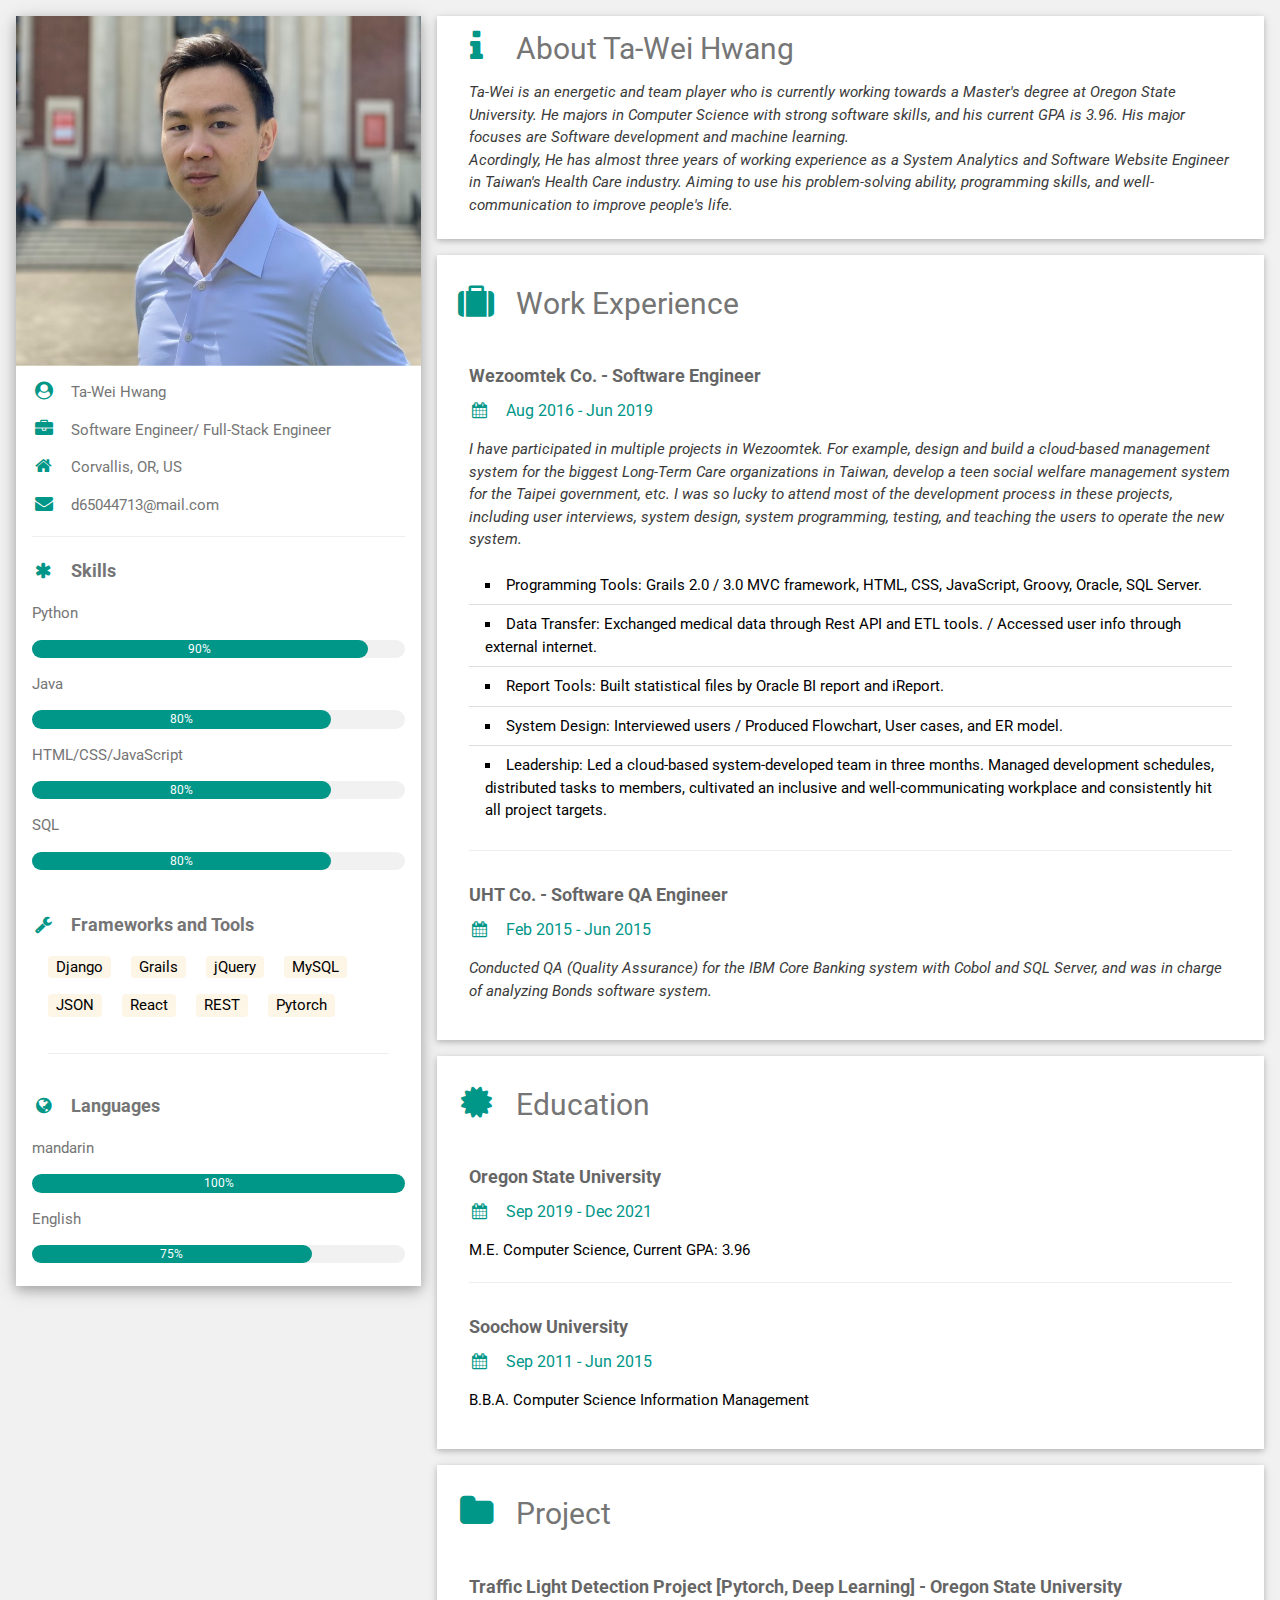
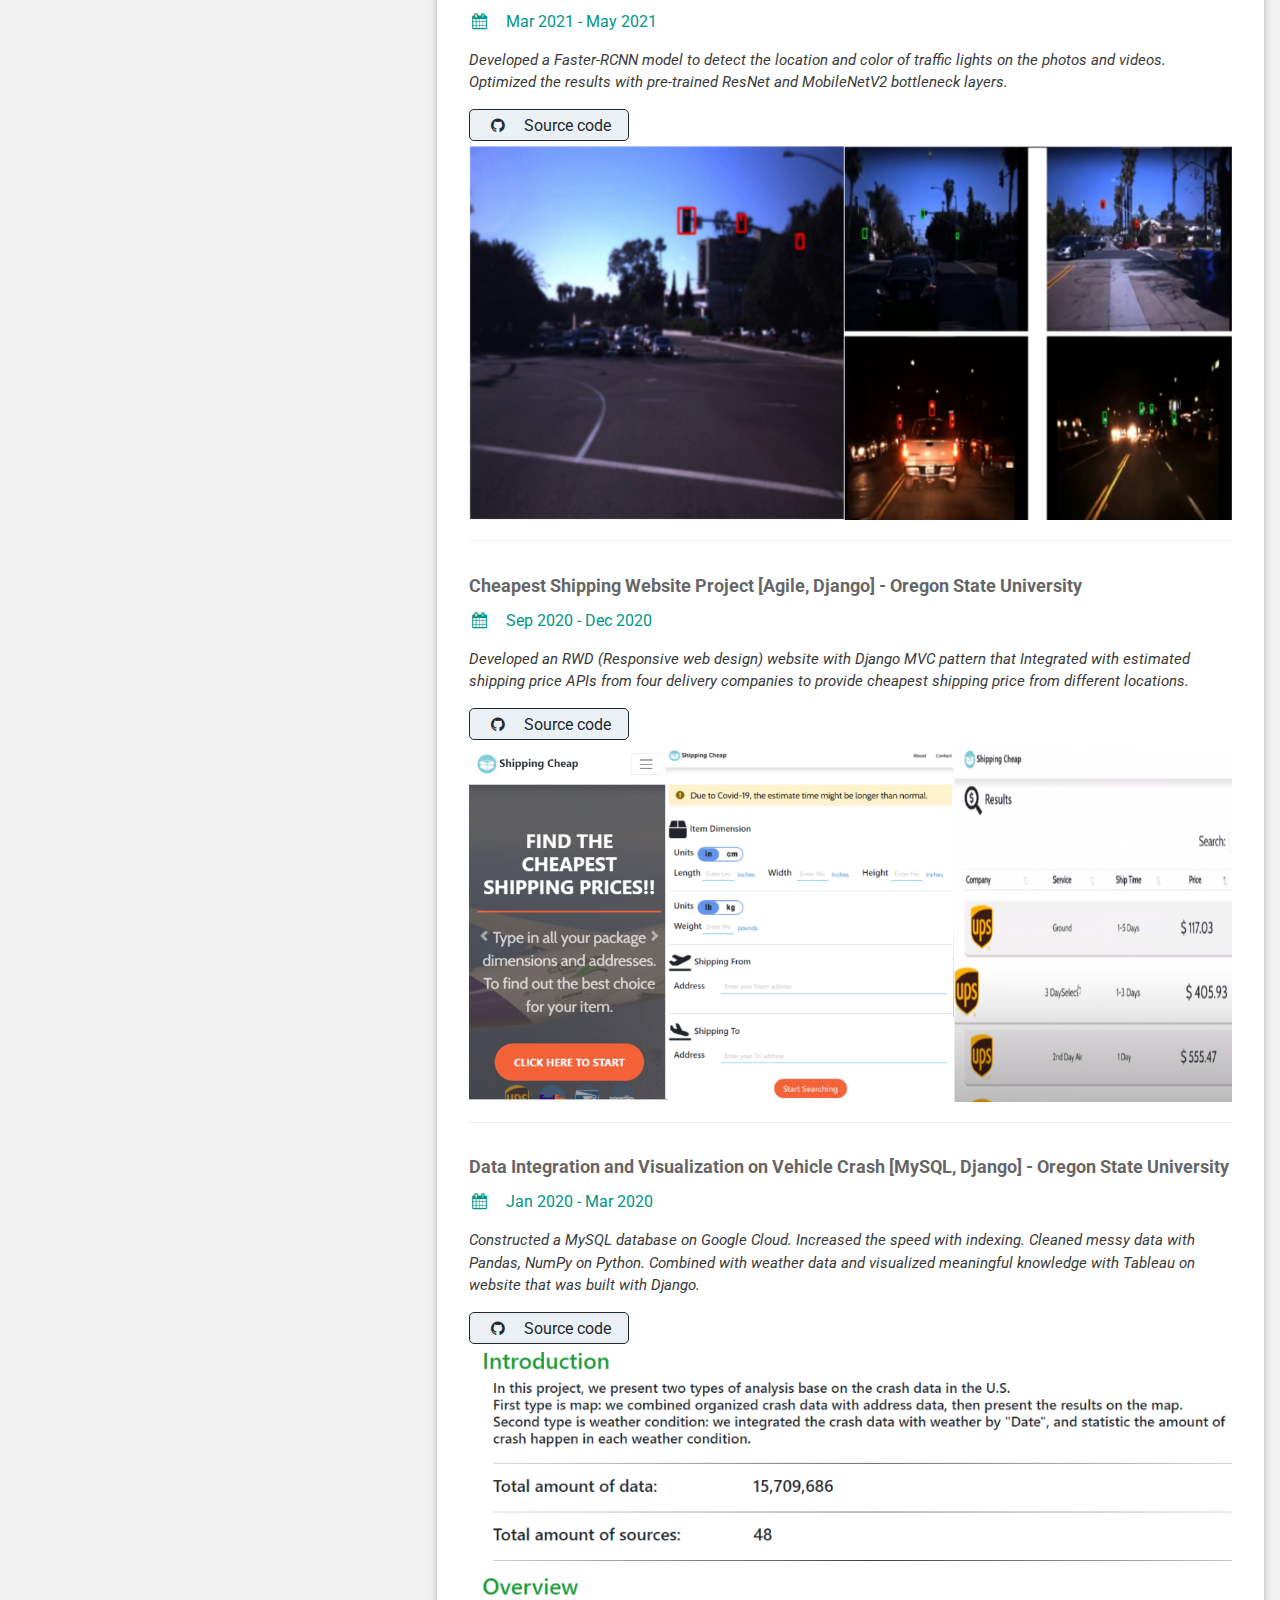
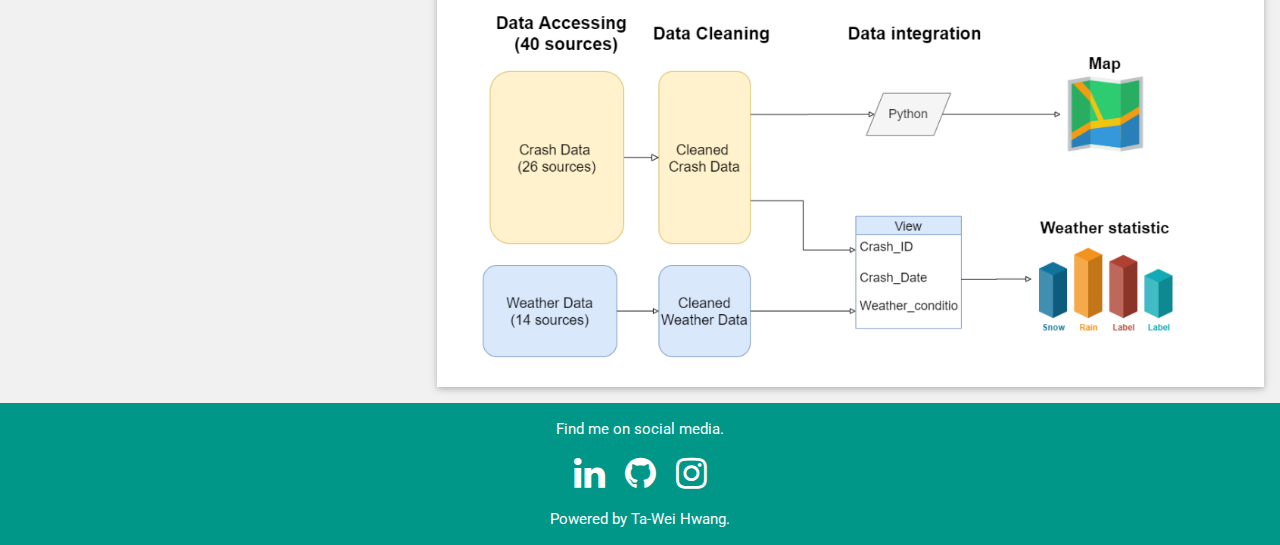
<file: index.html>
<!DOCTYPE html>
<html>
<title>Ta-Wei Hwang's Website</title>
<meta charset="UTF-8">
<meta name="viewport" content="width=device-width, initial-scale=1">
<link rel="stylesheet" href="https://www.w3schools.com/w3css/4/w3.css">
<link rel='stylesheet' href='https://fonts.googleapis.com/css?family=Roboto'>
<link rel="stylesheet" href="https://cdnjs.cloudflare.com/ajax/libs/font-awesome/4.7.0/css/font-awesome.min.css">
<link rel="stylesheet" href="button.css">
<style>
html,body,h1,h2,h3,h4,h5,h6 {font-family: "Roboto", sans-serif}
</style>
<body class="w3-light-grey">

<!-- Page Container -->
<div class="w3-content w3-margin-top" style="max-width:1400px;">

  <!-- The Grid -->
  <div class="w3-row-padding">
  
    <!-- Left Column -->
    <div class="w3-third">
    
      <div class="w3-white w3-text-grey w3-card-4">
        <div class="w3-display-container">
          <img src="src/Ta-Wei Hwang.jpg" style="width:100%; height: 350px;" alt="Avatar">
          <!-- <div class="w3-display-bottomright w3-container w3-text-dark-grey"> -->
            <!-- <h2>Ta-Wei Hwang</h2> -->
          <!-- </div> -->
        </div>
        <div class="w3-container">
          
          <p><i class="fa fa-user-circle fa-fw w3-margin-right w3-large w3-text-teal"></i>Ta-Wei Hwang</p>
          <p><i class="fa fa-briefcase fa-fw w3-margin-right w3-large w3-text-teal"></i>Software Engineer/ Full-Stack Engineer</p>
          <p><i class="fa fa-home fa-fw w3-margin-right w3-large w3-text-teal"></i>Corvallis, OR, US</p>
          <p><i class="fa fa-envelope fa-fw w3-margin-right w3-large w3-text-teal"></i>d65044713@mail.com</p>
          
          <hr>

          <p class="w3-large"><b><i class="fa fa-asterisk fa-fw w3-margin-right w3-text-teal"></i>Skills</b></p>
          <p>Python</p>
          <div class="w3-light-grey w3-round-xlarge w3-small">
            <div class="w3-container w3-center w3-round-xlarge w3-teal" style="width:90%">90%</div>
          </div>
          <p>Java</p>
          <div class="w3-light-grey w3-round-xlarge w3-small">
            <div class="w3-container w3-center w3-round-xlarge w3-teal" style="width:80%">
              <div class="w3-center w3-text-white">80%</div>
            </div>
          </div>
          <p>HTML/CSS/JavaScript</p>
          <div class="w3-light-grey w3-round-xlarge w3-small">
            <div class="w3-container w3-center w3-round-xlarge w3-teal" style="width:80%">80%</div>
          </div>
          <p>SQL</p>
          <div class="w3-light-grey w3-round-xlarge w3-small">
            <div class="w3-container w3-center w3-round-xlarge w3-teal" style="width:80%">80%</div>
          </div>
          <br>
          
          <p class="w3-large"><b><i class="fa fa-wrench fa-fw w3-margin-right w3-text-teal"></i>Frameworks and Tools</b></p>
          <div class="w3-container">
            <span class="w3-tag w3-sand w3-round w3-margin-right w3-margin-bottom">Django</span>
            <span class="w3-tag w3-sand w3-round w3-margin-right w3-margin-bottom">Grails</span>
            <span class="w3-tag w3-sand w3-round w3-margin-right w3-margin-bottom">jQuery</span>
            <span class="w3-tag w3-sand w3-round w3-margin-right w3-margin-bottom">MySQL</span>
            <span class="w3-tag w3-sand w3-round w3-margin-right w3-margin-bottom">JSON</span>
            <span class="w3-tag w3-sand w3-round w3-margin-right w3-margin-bottom">React</span>
            <span class="w3-tag w3-sand w3-round w3-margin-right w3-margin-bottom">REST</span>
            <span class="w3-tag w3-sand w3-round w3-margin-right w3-margin-bottom">Pytorch</span>
            <hr>
          </div>

          <p class="w3-large w3-text-theme"><b><i class="fa fa-globe fa-fw w3-margin-right w3-text-teal"></i>Languages</b></p>
          <p>mandarin</p>
          <div class="w3-light-grey w3-round-xlarge w3-small">
            <div class="w3-container w3-center w3-round-xlarge w3-teal" style="width:100%">100%</div>
          </div>
          <p>English</p>
          <div class="w3-light-grey w3-round-xlarge w3-small">
            <div class="w3-container w3-center w3-round-xlarge w3-teal" style="width:75%">75%</div>
          </div>
          <br>
        </div>
      </div><br>

    <!-- End Left Column -->
    </div>

    <!-- Right Column -->
    <div class="w3-twothird">

        <div class="w3-container w3-card w3-white w3-margin-bottom">
            <h2 class="w3-text-grey"><i class="fa fa-info fa-fw w3-margin-right w3-xxlarge w3-text-teal"></i>About Ta-Wei Hwang</h2>
            <div class="w3-container">
              <p class="w3-medium w3-text-teal w3-text-dark-grey" style="margin: 0%; font-style: italic;">Ta-Wei is an energetic and team player who is currently working towards a Master's degree at Oregon State University. He majors in Computer Science with strong software skills, and his current GPA is 3.96. His major focuses are Software development and machine learning. 
            </br>Acordingly, He has almost three years of working experience as a System Analytics and Software Website Engineer in Taiwan's Health Care industry. Aiming to use his problem-solving ability, programming skills, and well-communication to improve people's life.</p>
            <br>
            </div>
        </div>
    
      <div class="w3-container w3-card w3-white w3-margin-bottom">       
        <h2 class="w3-text-grey w3-padding-16"><i class="fa fa-suitcase fa-fw w3-margin-right w3-xxlarge w3-text-teal"></i>Work Experience</h2>
        <div class="w3-container">
          <h5 class="w3-opacity"><b>Wezoomtek Co. - Software Engineer</b></h5>
          <h6 class="w3-text-teal"><i class="fa fa-calendar fa-fw w3-margin-right"></i>Aug 2016 - Jun 2019</h6>
          <p class="w3-medium w3-text-teal w3-text-dark-grey" style="font-style: italic;">I have participated in multiple projects in Wezoomtek. For example, design and build a cloud-based management system for the biggest Long-Term Care organizations in Taiwan, develop a teen social welfare management system for the Taipei government, etc. I was so lucky to attend most of the development process in these projects, including user interviews, system design, system programming, testing, and teaching the users to operate the new system.</p>
          <ul class="w3-ul" style="list-style: square inside;">
            <li>Programming Tools: Grails 2.0 / 3.0 MVC framework,  HTML, CSS, JavaScript, Groovy, Oracle, SQL Server.</li>
            <li>Data Transfer: Exchanged medical data through Rest API and ETL tools. / Accessed user info through external internet.</li>
            <li>Report Tools: Built statistical files by Oracle BI report and iReport.</li>
            <li>System Design: Interviewed users / Produced Flowchart, User cases, and ER model.</li>
            <li>Leadership: Led a cloud-based system-developed team in three months. Managed development schedules, distributed tasks to members, cultivated an inclusive and well-communicating workplace and consistently hit all project targets.</li>
          </ul>
          <hr>
        </div>
        <div class="w3-container">
          <h5 class="w3-opacity"><b>UHT Co. - Software QA Engineer</b></h5>
          <h6 class="w3-text-teal"><i class="fa fa-calendar fa-fw w3-margin-right"></i>Feb 2015 - Jun 2015</h6>
          <p class="w3-medium w3-text-teal w3-text-dark-grey" style="font-style: italic;">Conducted QA (Quality Assurance) for the IBM Core Banking system with Cobol and SQL Server, and was in charge of analyzing Bonds software system.</p>
        </br>
        </div>
      </div>

      <div class="w3-container w3-card w3-white w3-margin-bottom">
        <h2 class="w3-text-grey w3-padding-16"><i class="fa fa-certificate fa-fw w3-margin-right w3-xxlarge w3-text-teal"></i>Education</h2>
        <div class="w3-container">
          <h5 class="w3-opacity"><b>Oregon State University</b></h5>
          <h6 class="w3-text-teal"><i class="fa fa-calendar fa-fw w3-margin-right"></i>Sep 2019 - Dec 2021</h6>
          <p>M.E. Computer Science, Current GPA: 3.96</p>
          <hr>
        </div>
        <div class="w3-container">
          <h5 class="w3-opacity"><b>Soochow University</b></h5>
          <h6 class="w3-text-teal"><i class="fa fa-calendar fa-fw w3-margin-right"></i>Sep 2011 - Jun 2015</h6>
          <p>B.B.A. Computer Science Information Management</p>
          <br>
        </div>
      </div>

      <div class="w3-container w3-card w3-white">       
        <h2 class="w3-text-grey w3-padding-16"><i class="fa fa-folder fa-fw w3-margin-right w3-xxlarge w3-text-teal"></i>Project</h2>
        <div class="w3-container">
            <h5 class="w3-opacity"><b>Traffic Light Detection Project [Pytorch, Deep Learning] - Oregon State University</b></h5>
            <h6 class="w3-text-teal"><i class="fa fa-calendar fa-fw w3-margin-right"></i>Mar 2021 - May 2021</h6>
            <p class="w3-medium w3-text-teal w3-text-dark-grey" style="font-style: italic;">Developed a Faster-RCNN model to detect the location and color of traffic lights on the photos and videos. Optimized the results with pre-trained ResNet and MobileNetV2 bottleneck layers.</p>
            <a class="button" href="https://github.com/david820505/Faster-RCNN" target="_blank"><i class="fa fa-github fa-fw w3-margin-right"></i>Source code</a>
            <img src="src/TrafficLight.png" style="width:100%;" alt="Traffic Light Detection">
            <hr>
          </div>
        <div class="w3-container">
          <h5 class="w3-opacity"><b>Cheapest Shipping Website Project [Agile, Django] - Oregon State University</b></h5>
          <h6 class="w3-text-teal"><i class="fa fa-calendar fa-fw w3-margin-right"></i>Sep 2020 - Dec 2020</h6>
          <p class="w3-medium w3-text-teal w3-text-dark-grey" style="font-style: italic;">Developed an RWD (Responsive web design) website with Django MVC pattern that Integrated with estimated shipping price APIs from four delivery companies to provide cheapest shipping price from different locations.</p>
          <a class="button" href="https://github.com/CS561-Shipping-estimate-platform/cs561_project" target="_blank"><i class="fa fa-github fa-fw w3-margin-right"></i>Source code</a>
          <img src="src/Shipping.png" style="width:100%;" alt="Cheapest shipping price web">
          <hr>
        </div>
        <div class="w3-container">
          <h5 class="w3-opacity"><b>Data Integration and Visualization on Vehicle Crash [MySQL, Django] - Oregon State University</b></h5>
          <h6 class="w3-text-teal"><i class="fa fa-calendar fa-fw w3-margin-right"></i>Jan 2020 - Mar 2020</h6>
          <p class="w3-medium w3-text-teal w3-text-dark-grey" style="font-style: italic;">Constructed a MySQL database on Google Cloud. Increased the speed with indexing. Cleaned messy data with Pandas, NumPy on Python. Combined with weather data and visualized meaningful knowledge with Tableau on website that was built with Django.</p>
          <a class="button" href="https://github.com/tso2381637/cs540_project" target="_blank"><i class="fa fa-github fa-fw w3-margin-right"></i>Source code</a>
          <img src="src/Database.png" style="width:100%;" alt="Database project">
          </br>
          </br>
        </div>
      </div>

    <!-- End Right Column -->
    </div>
    
  <!-- End Grid -->
  </div>
  
  <!-- End Page Container -->
</div>

<footer class="w3-container w3-teal w3-center w3-margin-top">
  <p>Find me on social media.</p>
  <a href="https://www.linkedin.com/in/ta-wei-hwang/" target="_blank"><i class="fa fa-linkedin w3-hover-opacity w3-xxlarge  w3-margin-right"></i></a>
  <a href="https://github.com/david820505" target="_blank"><i class="fa fa-github w3-hover-opacity w3-xxlarge w3-margin-right"></i></a>
  <a href="https://www.instagram.com/david820505/" target="_blank"><i class="fa fa-instagram w3-hover-opacity w3-xxlarge"></i></a>
  <p>Powered by Ta-Wei Hwang.</p>
</footer>

</body>
</html>
</file>
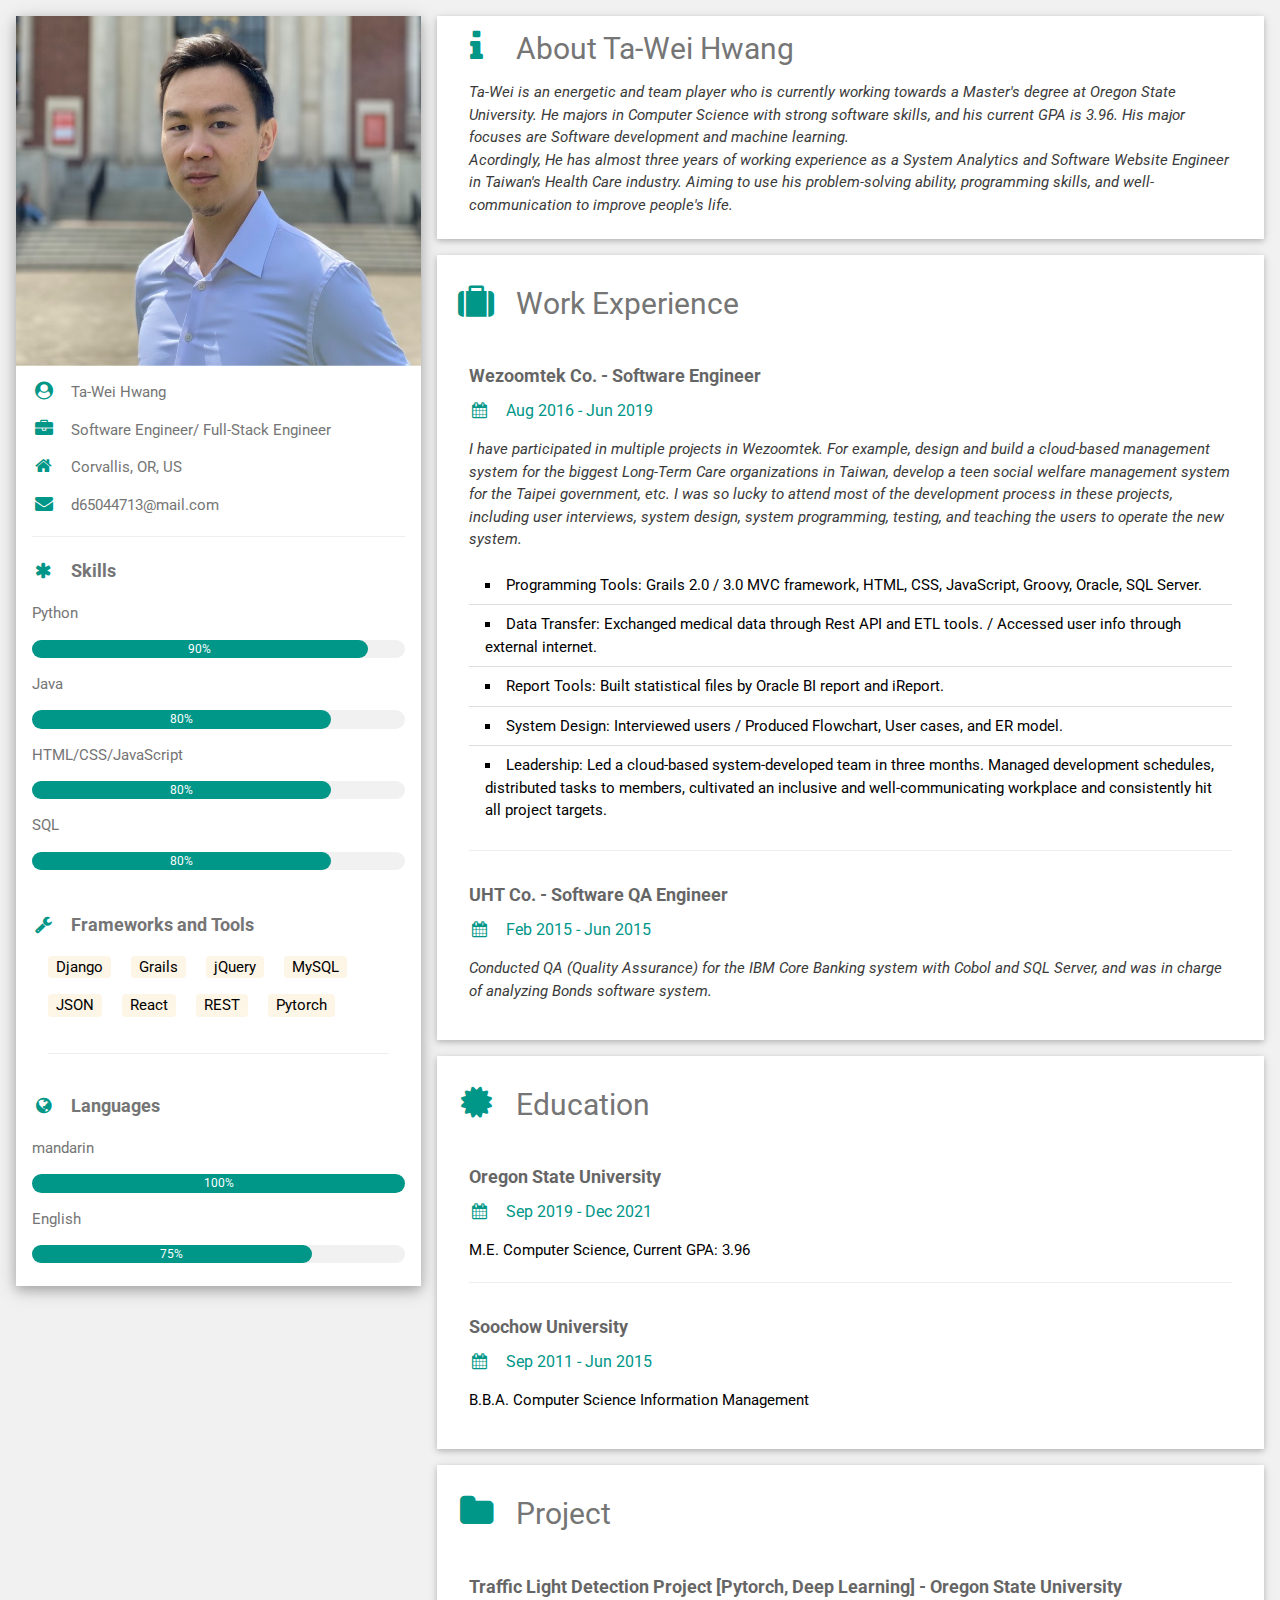
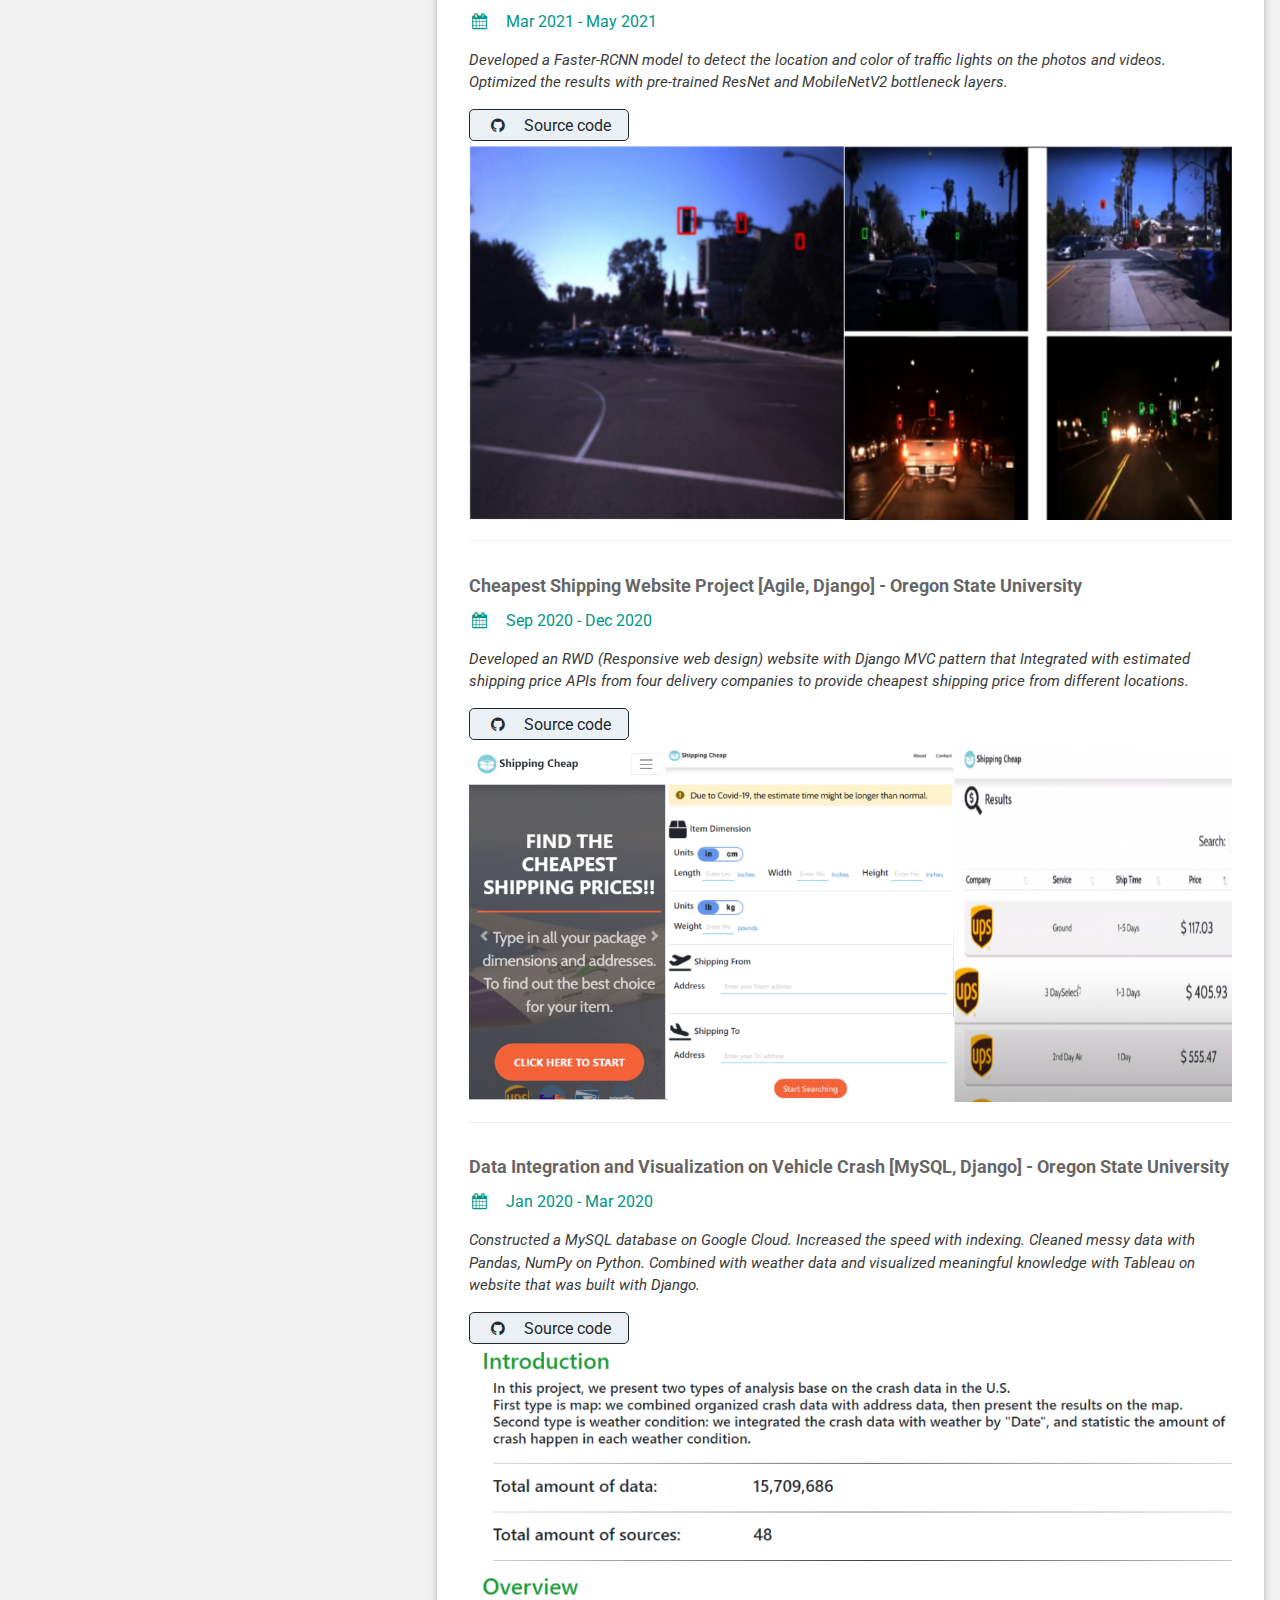
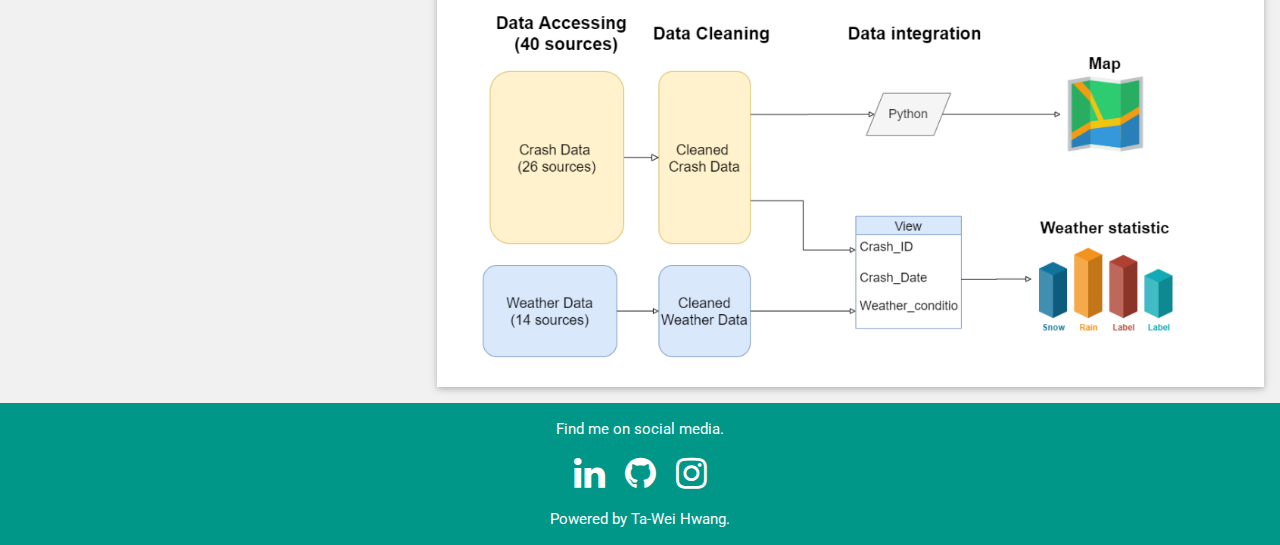
<file: home.html>
<!DOCTYPE html>
<html>
<title>W3.CSS Template</title>
<meta charset="UTF-8">
<meta name="viewport" content="width=device-width, initial-scale=1">
<link rel="stylesheet" href="https://www.w3schools.com/w3css/4/w3.css">
<link rel='stylesheet' href='https://fonts.googleapis.com/css?family=Roboto'>
<link rel="stylesheet" href="https://cdnjs.cloudflare.com/ajax/libs/font-awesome/4.7.0/css/font-awesome.min.css">
<link rel="stylesheet" href="button.css">
<style>
html,body,h1,h2,h3,h4,h5,h6 {font-family: "Roboto", sans-serif}
</style>
<body class="w3-light-grey">

<!-- Page Container -->
<div class="w3-content w3-margin-top" style="max-width:1400px;">

  <!-- The Grid -->
  <div class="w3-row-padding">
  
    <!-- Left Column -->
    <div class="w3-third">
    
      <div class="w3-white w3-text-grey w3-card-4">
        <div class="w3-display-container">
          <img src="src/Ta-Wei Hwang.jpg" style="width:100%; height: 350px;" alt="Avatar">
          <!-- <div class="w3-display-bottomright w3-container w3-text-dark-grey"> -->
            <!-- <h2>Ta-Wei Hwang</h2> -->
          <!-- </div> -->
        </div>
        <div class="w3-container">
          
          <p><i class="fa fa-user-circle fa-fw w3-margin-right w3-large w3-text-teal"></i>Ta-Wei Hwang</p>
          <p><i class="fa fa-briefcase fa-fw w3-margin-right w3-large w3-text-teal"></i>Software Engineer/ Full-Stack Engineer</p>
          <p><i class="fa fa-home fa-fw w3-margin-right w3-large w3-text-teal"></i>Corvallis, OR, US</p>
          <p><i class="fa fa-envelope fa-fw w3-margin-right w3-large w3-text-teal"></i>d65044713@mail.com</p>
          
          <hr>

          <p class="w3-large"><b><i class="fa fa-asterisk fa-fw w3-margin-right w3-text-teal"></i>Skills</b></p>
          <p>Python</p>
          <div class="w3-light-grey w3-round-xlarge w3-small">
            <div class="w3-container w3-center w3-round-xlarge w3-teal" style="width:90%">90%</div>
          </div>
          <p>Java</p>
          <div class="w3-light-grey w3-round-xlarge w3-small">
            <div class="w3-container w3-center w3-round-xlarge w3-teal" style="width:80%">
              <div class="w3-center w3-text-white">80%</div>
            </div>
          </div>
          <p>HTML/CSS/JavaScript</p>
          <div class="w3-light-grey w3-round-xlarge w3-small">
            <div class="w3-container w3-center w3-round-xlarge w3-teal" style="width:80%">80%</div>
          </div>
          <p>SQL</p>
          <div class="w3-light-grey w3-round-xlarge w3-small">
            <div class="w3-container w3-center w3-round-xlarge w3-teal" style="width:80%">80%</div>
          </div>
          <br>
          
          <p class="w3-large"><b><i class="fa fa-wrench fa-fw w3-margin-right w3-text-teal"></i>Frameworks and Tools</b></p>
          <div class="w3-container">
            <span class="w3-tag w3-sand w3-round w3-margin-right w3-margin-bottom">Django</span>
            <span class="w3-tag w3-sand w3-round w3-margin-right w3-margin-bottom">Grails</span>
            <span class="w3-tag w3-sand w3-round w3-margin-right w3-margin-bottom">jQuery</span>
            <span class="w3-tag w3-sand w3-round w3-margin-right w3-margin-bottom">MySQL</span>
            <span class="w3-tag w3-sand w3-round w3-margin-right w3-margin-bottom">JSON</span>
            <span class="w3-tag w3-sand w3-round w3-margin-right w3-margin-bottom">React</span>
            <span class="w3-tag w3-sand w3-round w3-margin-right w3-margin-bottom">REST</span>
            <span class="w3-tag w3-sand w3-round w3-margin-right w3-margin-bottom">Pytorch</span>
            <hr>
          </div>

          <p class="w3-large w3-text-theme"><b><i class="fa fa-globe fa-fw w3-margin-right w3-text-teal"></i>Languages</b></p>
          <p>mandarin</p>
          <div class="w3-light-grey w3-round-xlarge w3-small">
            <div class="w3-container w3-center w3-round-xlarge w3-teal" style="width:100%">100%</div>
          </div>
          <p>English</p>
          <div class="w3-light-grey w3-round-xlarge w3-small">
            <div class="w3-container w3-center w3-round-xlarge w3-teal" style="width:75%">75%</div>
          </div>
          <br>
        </div>
      </div><br>

    <!-- End Left Column -->
    </div>

    <!-- Right Column -->
    <div class="w3-twothird">

        <div class="w3-container w3-card w3-white w3-margin-bottom">
            <h2 class="w3-text-grey"><i class="fa fa-info fa-fw w3-margin-right w3-xxlarge w3-text-teal"></i>About Ta-Wei Hwang</h2>
            <div class="w3-container">
              <p class="w3-medium w3-text-teal w3-text-dark-grey" style="margin: 0%; font-style: italic;">Ta-Wei is an energetic and team player who is currently working towards a Master's degree at Oregon State University. He majors in Computer Science with strong software skills, and his current GPA is 3.96. His major focuses are Software development and machine learning. 
            </br>Acordingly, He has almost three years of working experience as a System Analytics and Software Website Engineer in Taiwan's Health Care industry. Aiming to use his problem-solving ability, programming skills, and well-communication to improve people's life.</p>
            <br>
            </div>
        </div>
    
      <div class="w3-container w3-card w3-white w3-margin-bottom">       
        <h2 class="w3-text-grey w3-padding-16"><i class="fa fa-suitcase fa-fw w3-margin-right w3-xxlarge w3-text-teal"></i>Work Experience</h2>
        <div class="w3-container">
          <h5 class="w3-opacity"><b>Wezoomtek Co. - Software Engineer</b></h5>
          <h6 class="w3-text-teal"><i class="fa fa-calendar fa-fw w3-margin-right"></i>Aug 2016 - Jun 2019</h6>
          <p class="w3-medium w3-text-teal w3-text-dark-grey" style="font-style: italic;">I have participated in multiple projects in Wezoomtek. For example, design and build a cloud-based management system for the biggest Long-Term Care organizations in Taiwan, develop a teen social welfare management system for the Taipei government, etc. I was so lucky to attend most of the development process in these projects, including user interviews, system design, system programming, testing, and teaching the users to operate the new system.</p>
          <ul class="w3-ul" style="list-style: square inside;">
            <li>Programming Tools: Grails 2.0 / 3.0 MVC framework,  HTML, CSS, JavaScript, Groovy, Oracle, SQL Server.</li>
            <li>Data Transfer: Exchanged medical data through Rest API and ETL tools. / Accessed user info through external internet.</li>
            <li>Report Tools: Built statistical files by Oracle BI report and iReport.</li>
            <li>System Design: Interviewed users / Produced Flowchart, User cases, and ER model.</li>
            <li>Leadership: Led a cloud-based system-developed team in three months. Managed development schedules, distributed tasks to members, cultivated an inclusive and well-communicating workplace and consistently hit all project targets.</li>
          </ul>
          <hr>
        </div>
        <div class="w3-container">
          <h5 class="w3-opacity"><b>UHT Co. - Software QA Engineer</b></h5>
          <h6 class="w3-text-teal"><i class="fa fa-calendar fa-fw w3-margin-right"></i>Feb 2015 - Jun 2015</h6>
          <p class="w3-medium w3-text-teal w3-text-dark-grey" style="font-style: italic;">Conducted QA (Quality Assurance) for the IBM Core Banking system with Cobol and SQL Server, and was in charge of analyzing Bonds software system.</p>
        </br>
        </div>
      </div>

      <div class="w3-container w3-card w3-white w3-margin-bottom">
        <h2 class="w3-text-grey w3-padding-16"><i class="fa fa-certificate fa-fw w3-margin-right w3-xxlarge w3-text-teal"></i>Education</h2>
        <div class="w3-container">
          <h5 class="w3-opacity"><b>Oregon State University</b></h5>
          <h6 class="w3-text-teal"><i class="fa fa-calendar fa-fw w3-margin-right"></i>Sep 2019 - Dec 2021</h6>
          <p>M.E. Computer Science, Current GPA: 3.96</p>
          <hr>
        </div>
        <div class="w3-container">
          <h5 class="w3-opacity"><b>Soochow University</b></h5>
          <h6 class="w3-text-teal"><i class="fa fa-calendar fa-fw w3-margin-right"></i>Sep 2011 - Jun 2015</h6>
          <p>B.B.A. Computer Science Information Management</p>
          <br>
        </div>
      </div>

      <div class="w3-container w3-card w3-white">       
        <h2 class="w3-text-grey w3-padding-16"><i class="fa fa-folder fa-fw w3-margin-right w3-xxlarge w3-text-teal"></i>Project</h2>
        <div class="w3-container">
            <h5 class="w3-opacity"><b>Traffic Light Detection Project [Pytorch, Deep Learning] - Oregon State University</b></h5>
            <h6 class="w3-text-teal"><i class="fa fa-calendar fa-fw w3-margin-right"></i>Mar 2021 - May 2021</h6>
            <p class="w3-medium w3-text-teal w3-text-dark-grey" style="font-style: italic;">Developed a Faster-RCNN model to detect the location and color of traffic lights on the photos and videos. Optimized the results with pre-trained ResNet and MobileNetV2 bottleneck layers.</p>
            <a class="button" href="https://github.com/david820505/Faster-RCNN" target="_blank"><i class="fa fa-github fa-fw w3-margin-right"></i>Source code</a>
            <img src="src/TrafficLight.png" style="width:100%;" alt="Traffic Light Detection">
            <hr>
          </div>
        <div class="w3-container">
          <h5 class="w3-opacity"><b>Cheapest Shipping Website Project [Agile, Django] - Oregon State University</b></h5>
          <h6 class="w3-text-teal"><i class="fa fa-calendar fa-fw w3-margin-right"></i>Sep 2020 - Dec 2020</h6>
          <p class="w3-medium w3-text-teal w3-text-dark-grey" style="font-style: italic;">Developed an RWD (Responsive web design) website with Django MVC pattern that Integrated with estimated shipping price APIs from four delivery companies to provide cheapest shipping price from different locations.</p>
          <a class="button" href="https://github.com/CS561-Shipping-estimate-platform/cs561_project" target="_blank"><i class="fa fa-github fa-fw w3-margin-right"></i>Source code</a>
          <img src="src/Shipping.png" style="width:100%;" alt="Cheapest shipping price web">
          <hr>
        </div>
        <div class="w3-container">
          <h5 class="w3-opacity"><b>Data Integration and Visualization on Vehicle Crash [MySQL, Django] - Oregon State University</b></h5>
          <h6 class="w3-text-teal"><i class="fa fa-calendar fa-fw w3-margin-right"></i>Jan 2020 - Mar 2020</h6>
          <p class="w3-medium w3-text-teal w3-text-dark-grey" style="font-style: italic;">Constructed a MySQL database on Google Cloud. Increased the speed with indexing. Cleaned messy data with Pandas, NumPy on Python. Combined with weather data and visualized meaningful knowledge with Tableau on website that was built with Django.</p>
          <a class="button" href="https://github.com/tso2381637/cs540_project" target="_blank"><i class="fa fa-github fa-fw w3-margin-right"></i>Source code</a>
          <img src="src/Database.png" style="width:100%;" alt="Database project">
          </br>
          </br>
        </div>
      </div>

    <!-- End Right Column -->
    </div>
    
  <!-- End Grid -->
  </div>
  
  <!-- End Page Container -->
</div>

<footer class="w3-container w3-teal w3-center w3-margin-top">
  <p>Find me on social media.</p>
  <a href="https://www.linkedin.com/in/ta-wei-hwang/" target="_blank"><i class="fa fa-linkedin w3-hover-opacity w3-xxlarge  w3-margin-right"></i></a>
  <a href="https://github.com/david820505" target="_blank"><i class="fa fa-github w3-hover-opacity w3-xxlarge w3-margin-right"></i></a>
  <a href="https://www.instagram.com/david820505/" target="_blank"><i class="fa fa-instagram w3-hover-opacity w3-xxlarge"></i></a>
  <p>Powered by Ta-Wei Hwang.</p>
</footer>

</body>
</html>
</file>
<file: button.css>
.button {
    display: block;
    width: 160px;
    height: 32px;
    padding: 3px;
    margin: 5px 0px;
    border: #24292f solid 1px;
    text-align: center;
    border-radius: 5px;
    color: #24292f;
    background-color: #ebf0f4;
    text-decoration: none;
    font-size: 16px;
    line-height: 25px;
}
</file>
